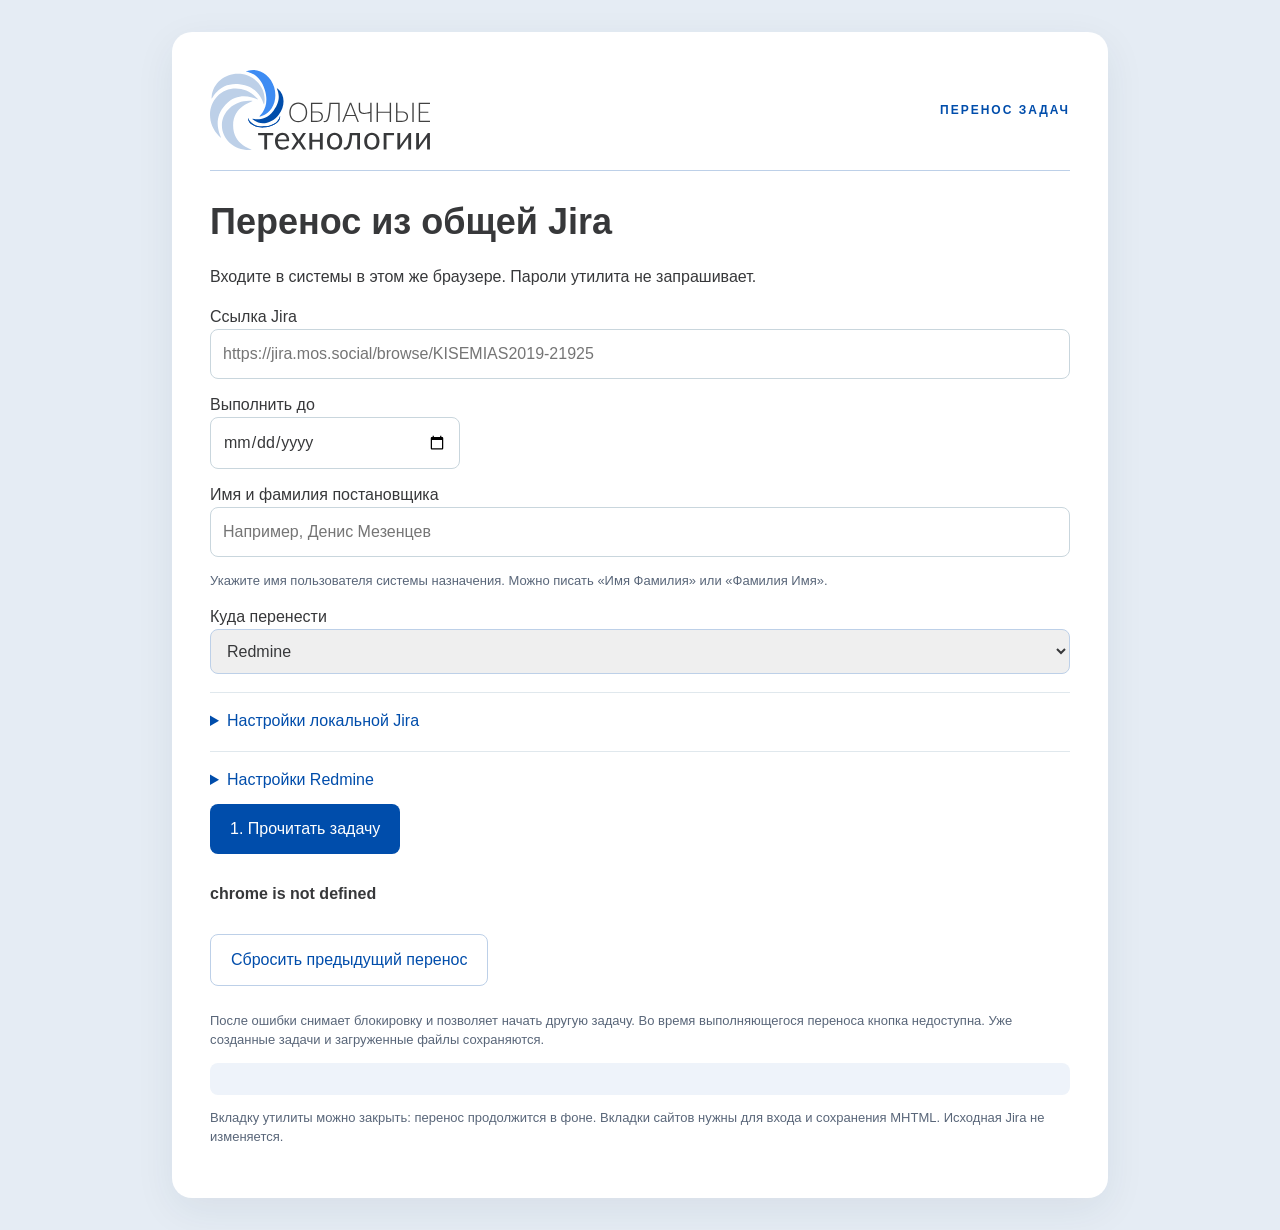
<file: index.html>
<!doctype html>
<html lang="ru"><meta charset="utf-8"><title>Jira → Redmine</title>
<link rel="icon" type="image/png" href="assets/icons/icon-32.png">
<link rel="stylesheet" href="style.css">
<link rel="stylesheet" href="brand.css">
<main>
<header class="brand-header"><img class="brand-logo" src="assets/obltech-logo.svg" alt="Облачные технологии"><span class="eyebrow">ПЕРЕНОС ЗАДАЧ</span></header>
<h1>Перенос из общей Jira</h1>
<p>Входите в системы в этом же браузере. Пароли утилита не запрашивает.</p>
<label>Ссылка Jira<input id="source" type="url" placeholder="https://jira.mos.social/browse/KISEMIAS2019-21925"></label>
<label>Выполнить до<input id="date" type="date"></label>
<label>Имя и фамилия постановщика<input id="requester" value="" placeholder="Например, Денис Мезенцев" autocomplete="name"></label>
<p class="note">Укажите имя пользователя системы назначения. Можно писать «Имя Фамилия» или «Фамилия Имя».</p>
<label>Куда перенести<select id="destination"><option value="redmine">Redmine</option><option value="jira">Локальная Jira · KIS</option></select></label>
<details><summary>Настройки локальной Jira</summary>
<p>http://jira.oblteh:8080 · проект KIS. Вход через вашу учётную запись в этом браузере.</p>
<label>Тип задачи<input id="localType" list="localTypes" value="Доработка"></label><datalist id="localTypes"></datalist>
<label>Приоритет (пусто — настройка проекта)<input id="localPriority" value=""></label>
<label>Поле срока (название или ID)<input id="localDeadline" value="duedate"></label>
<p>По умолчанию используется стандартный срок Jira. Если нужен другой срок, укажите его название из списка полей.</p>
<button id="loadLocal">Загрузить типы и поля из локальной Jira</button>
</details>
<details><summary>Настройки Redmine</summary>
<label>Адрес<input id="redmine" value="https://rm.oblteh.ru/redmine"></label>
<label>Проект Redmine<input id="project" list="projects" value="КИС ЕМИАС"></label>
<datalist id="projects"></datalist><button id="loadProjects">Загрузить названия проектов из Redmine</button>
<label>Трекер<input id="tracker" value="Доработка"></label>
<label>Приоритет<input id="priority" value="Высокий"></label>
<label>Название поля срока<input id="deadlineLabel" value="Выполнить до"></label>
</details>
<button id="read">1. Прочитать задачу</button>
<section id="preview" hidden>
<h2 id="subject"></h2>
<p>Страницы для MHTML (без перехода по ссылкам внутри них):</p><div id="links"></div>
<label>Добавить страницы, по одной ссылке в строке<textarea id="extra" rows="3"></textarea></label>
<p id="warnings"></p>
<details><summary>Описание для выбранной системы</summary><pre id="description"></pre></details>
<p>Перед переносом исходная Jira перечитывается. Совпадение определяется по последним пяти цифрам в конце названия, например [21783]. Найденная задача обновляется вместе с названием; различия в тексте названия не приводят к созданию новой задачи.</p>
<button id="run">2. Перенести / обновить</button>
</section>
<section id="uncertain" hidden><h2>Нужно проверить систему назначения</h2>
<p>Отправка уже началась, но подтверждение создания не получено. Проверьте список задач выбранной системы. Повторная отправка может создать дубликат. Для локальной Jira найденная задача будет использована для продолжения загрузки файлов.</p>
<label>Ссылка на уже созданную задачу<input id="existing" type="url"></label><button id="markDone">Задача создана — сохранить ссылку / продолжить</button>
<label><input id="checked" type="checkbox"> Я проверил: задача не создана</label><button id="unlock">Разрешить повторную отправку</button></section>
<p id="status" role="status"></p><a id="result" hidden target="_blank" rel="noreferrer">Открыть созданную задачу</a>
<section id="skipped" class="archive-warning" hidden><strong>Не сохранены страницы</strong><ul id="skippedLinks"></ul><p>Перенос продолжается без этих MHTML-архивов. Остальные файлы прикладываются к задаче.</p></section>
<div><button id="reset" class="secondary">Сбросить предыдущий перенос</button></div>
<p class="note">После ошибки снимает блокировку и позволяет начать другую задачу. Во время выполняющегося переноса кнопка недоступна. Уже созданные задачи и загруженные файлы сохраняются.</p>
<pre id="log" aria-live="polite"></pre>
<p class="note">Вкладку утилиты можно закрыть: перенос продолжится в фоне. Вкладки сайтов нужны для входа и сохранения MHTML. Исходная Jira не изменяется.</p>
</main><script src="core.js"></script><script src="full.js"></script></html>
</file>
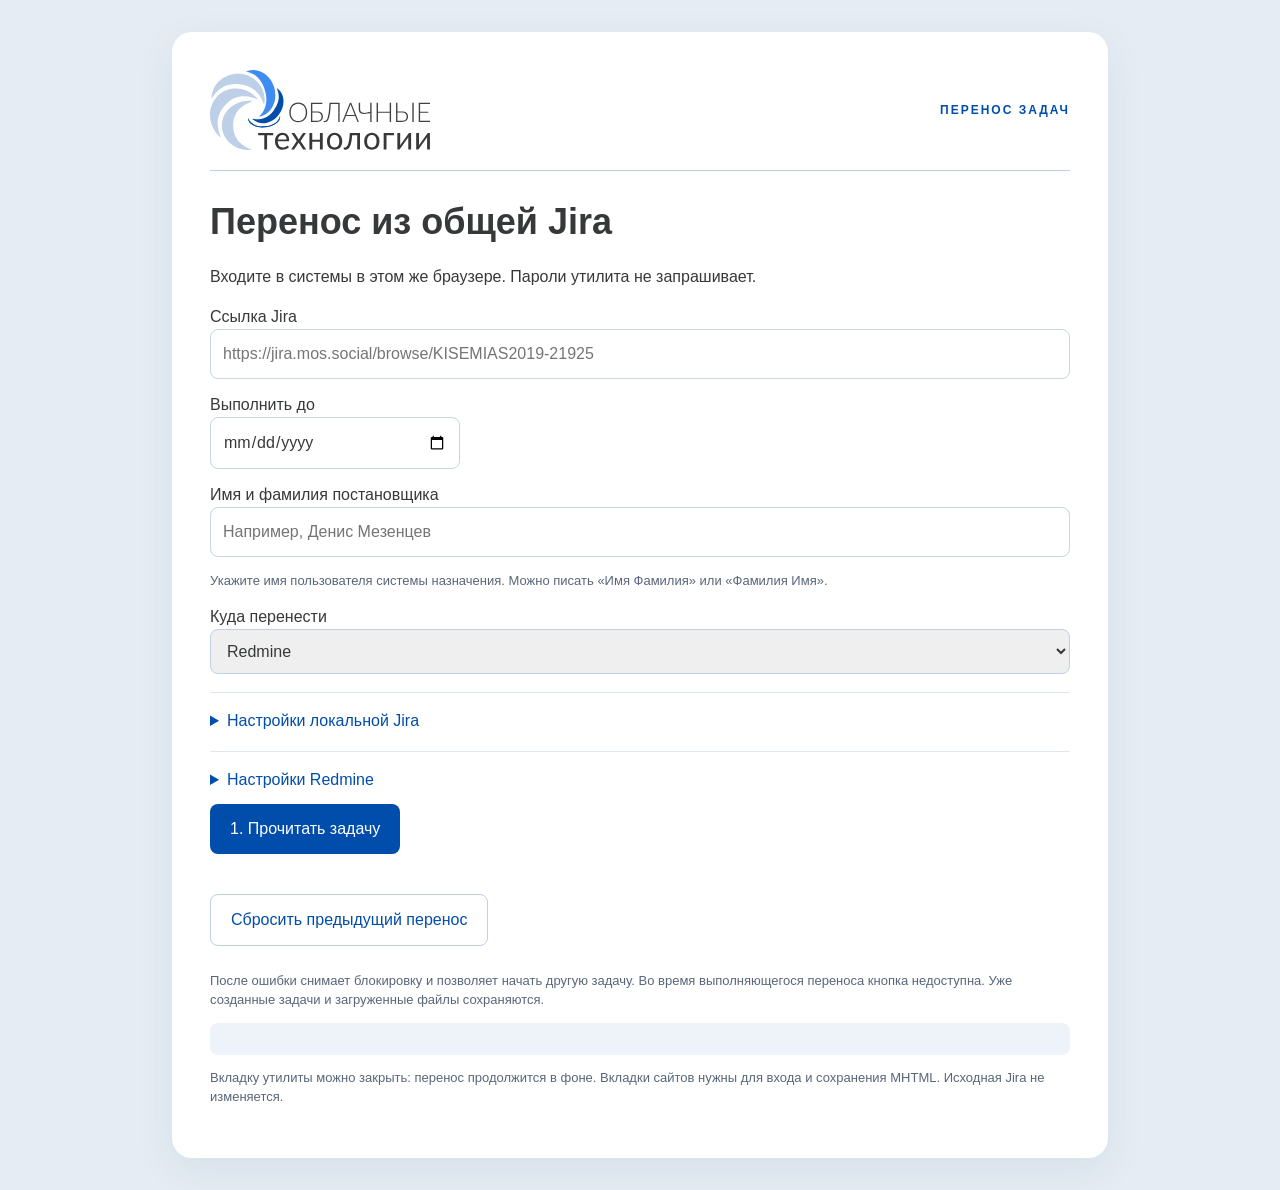
<file: engine.html>
<!doctype html>
<html lang="ru"><meta charset="utf-8"><title>Jira → Redmine</title>
<link rel="icon" type="image/png" href="assets/icons/icon-32.png">
<link rel="stylesheet" href="style.css">
<link rel="stylesheet" href="brand.css">
<main>
<header class="brand-header"><img class="brand-logo" src="assets/obltech-logo.svg" alt="Облачные технологии"><span class="eyebrow">ПЕРЕНОС ЗАДАЧ</span></header>
<h1>Перенос из общей Jira</h1>
<p>Входите в системы в этом же браузере. Пароли утилита не запрашивает.</p>
<label>Ссылка Jira<input id="source" type="url" placeholder="https://jira.mos.social/browse/KISEMIAS2019-21925"></label>
<label>Выполнить до<input id="date" type="date"></label>
<label>Имя и фамилия постановщика<input id="requester" value="" placeholder="Например, Денис Мезенцев" autocomplete="name"></label>
<p class="note">Укажите имя пользователя системы назначения. Можно писать «Имя Фамилия» или «Фамилия Имя».</p>
<label>Куда перенести<select id="destination"><option value="redmine">Redmine</option><option value="jira">Локальная Jira · KIS</option></select></label>
<details><summary>Настройки локальной Jira</summary>
<p>http://jira.oblteh:8080 · проект KIS. Вход через вашу учётную запись в этом браузере.</p>
<label>Тип задачи<input id="localType" list="localTypes" value="Доработка"></label><datalist id="localTypes"></datalist>
<label>Приоритет (пусто — настройка проекта)<input id="localPriority" value=""></label>
<label>Поле срока (название или ID)<input id="localDeadline" value="duedate"></label>
<p>По умолчанию используется стандартный срок Jira. Если нужен другой срок, укажите его название из списка полей.</p>
<button id="loadLocal">Загрузить типы и поля из локальной Jira</button>
</details>
<details><summary>Настройки Redmine</summary>
<label>Адрес<input id="redmine" value="https://rm.oblteh.ru/redmine"></label>
<label>Проект Redmine<input id="project" list="projects" value="КИС ЕМИАС"></label>
<datalist id="projects"></datalist><button id="loadProjects">Загрузить названия проектов из Redmine</button>
<label>Трекер<input id="tracker" value="Доработка"></label>
<label>Приоритет<input id="priority" value="Высокий"></label>
<label>Название поля срока<input id="deadlineLabel" value="Выполнить до"></label>
</details>
<button id="read">1. Прочитать задачу</button>
<section id="preview" hidden>
<h2 id="subject"></h2>
<p>Страницы для MHTML (без перехода по ссылкам внутри них):</p><div id="links"></div>
<label>Добавить страницы, по одной ссылке в строке<textarea id="extra" rows="3"></textarea></label>
<p id="warnings"></p>
<details><summary>Описание для выбранной системы</summary><pre id="description"></pre></details>
<p>Перед переносом исходная Jira перечитывается. Совпадение определяется по последним пяти цифрам в конце названия, например [21783]. Найденная задача обновляется вместе с названием; различия в тексте названия не приводят к созданию новой задачи.</p>
<button id="run">2. Перенести / обновить</button>
</section>
<section id="uncertain" hidden><h2>Нужно проверить систему назначения</h2>
<p>Отправка уже началась, но подтверждение создания не получено. Проверьте список задач выбранной системы. Повторная отправка может создать дубликат. Для локальной Jira найденная задача будет использована для продолжения загрузки файлов.</p>
<label>Ссылка на уже созданную задачу<input id="existing" type="url"></label><button id="markDone">Задача создана — сохранить ссылку / продолжить</button>
<label><input id="checked" type="checkbox"> Я проверил: задача не создана</label><button id="unlock">Разрешить повторную отправку</button></section>
<p id="status" role="status"></p><a id="result" hidden target="_blank" rel="noreferrer">Открыть созданную задачу</a>
<section id="skipped" class="archive-warning" hidden><strong>Не сохранены страницы</strong><ul id="skippedLinks"></ul><p>Перенос продолжается без этих MHTML-архивов. Остальные файлы прикладываются к задаче.</p></section>
<div><button id="reset" class="secondary">Сбросить предыдущий перенос</button></div>
<p class="note">После ошибки снимает блокировку и позволяет начать другую задачу. Во время выполняющегося переноса кнопка недоступна. Уже созданные задачи и загруженные файлы сохраняются.</p>
<pre id="log" aria-live="polite"></pre>
<p class="note">Вкладку утилиты можно закрыть: перенос продолжится в фоне. Вкладки сайтов нужны для входа и сохранения MHTML. Исходная Jira не изменяется.</p>
</main><script src="core.js"></script><script src="rpc.js"></script><script src="updates.js"></script><script src="app.js"></script></html>
</file>
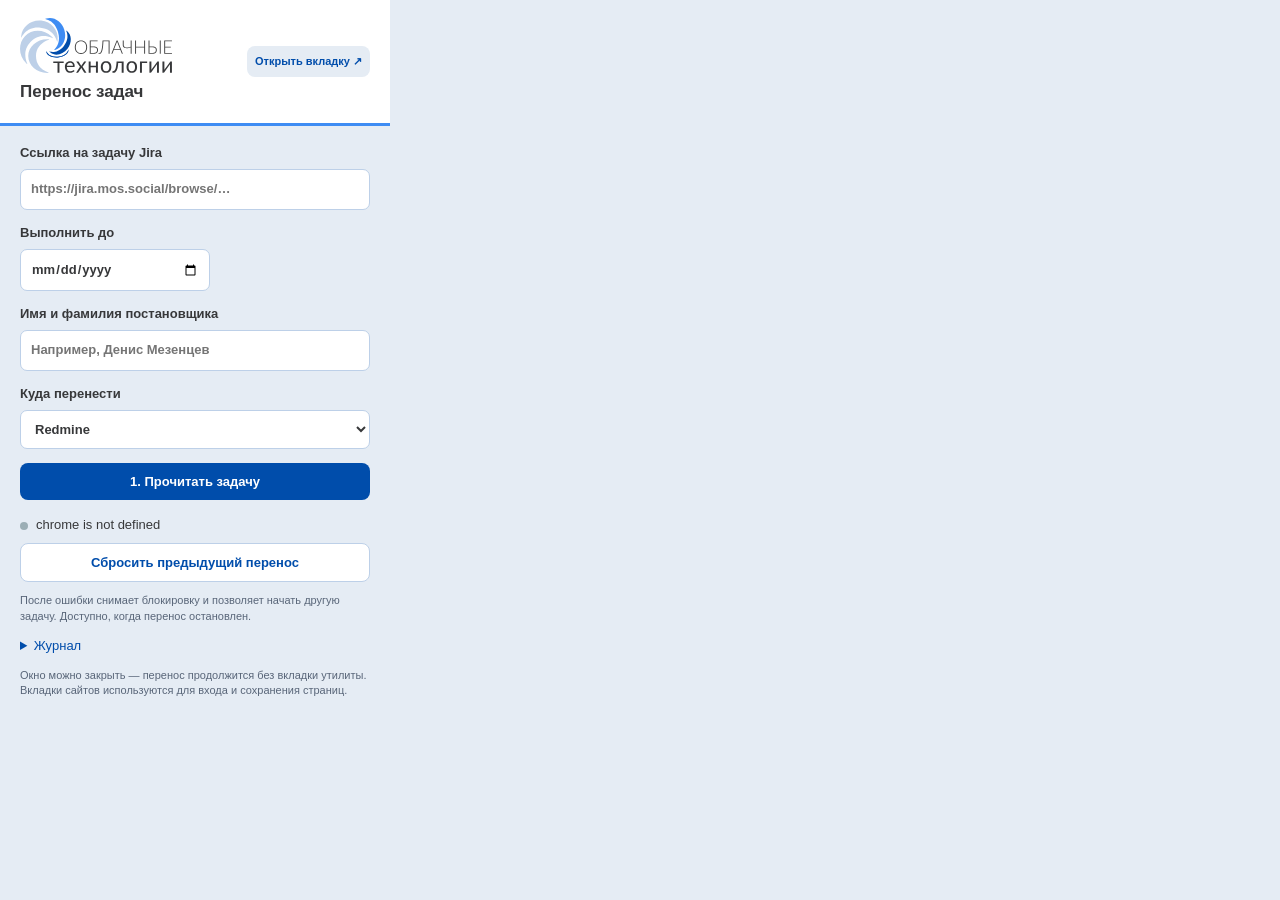
<file: popup.html>
<!doctype html>
<html lang="ru"><meta charset="utf-8"><title>Jira → Redmine</title>
<link rel="icon" type="image/png" href="assets/icons/icon-32.png">
<link rel="stylesheet" href="popup.css">
<link rel="stylesheet" href="brand.css">
<body>
<header><div><img class="brand-logo" src="assets/obltech-logo.svg" alt="Облачные технологии"><h1>Перенос задач</h1></div><button id="open" class="quiet" title="Полная форма и настройки">Открыть вкладку ↗</button></header>
<main>
<label>Ссылка на задачу Jira<input id="source" type="url" placeholder="https://jira.mos.social/browse/…"></label>
<label>Выполнить до<input id="date" type="date"></label>
<label>Имя и фамилия постановщика<input id="requester" placeholder="Например, Денис Мезенцев" autocomplete="name"></label>
<label>Куда перенести<select id="destination"><option value="redmine">Redmine</option><option value="jira">Локальная Jira · KIS</option></select></label>
<button id="read">1. Прочитать задачу</button>
<section id="preview" hidden>
<h2 id="subject"></h2>
<details><summary>Страницы для MHTML</summary><div id="links"></div>
<label>Дополнительные страницы<textarea id="extra" rows="2" placeholder="По одной ссылке в строке"></textarea></label></details>
<p class="hint">Совпал номер в конце, например [21783], — обновим существующую задачу, даже если название изменилось. Новая создаётся только при отсутствии этого номера.</p>
<button id="run">2. Перенести / обновить</button>
</section>
<section class="status"><span id="dot"></span><p id="status" role="status">Подключаюсь…</p></section>
<section id="skipped" class="archive-warning" hidden><strong>Не сохранены страницы</strong><ul id="skippedLinks"></ul><p class="hint">Перенос продолжается без этих MHTML-архивов. Остальные файлы прикладываются к задаче.</p></section>
<button id="reset" class="secondary">Сбросить предыдущий перенос</button>
<p class="hint">После ошибки снимает блокировку и позволяет начать другую задачу. Доступно, когда перенос остановлен.</p>
<p id="uncertain" hidden>Нужно проверить предыдущую отправку в системе назначения. Нажмите «Открыть вкладку ↗» и укажите результат проверки.</p>
<a id="result" hidden target="_blank" rel="noreferrer">Открыть созданную задачу ↗</a>
<details><summary>Журнал</summary><pre id="log"></pre></details>
<p class="hint">Окно можно закрыть — перенос продолжится без вкладки утилиты. Вкладки сайтов используются для входа и сохранения страниц.</p>
</main><script src="core.js"></script><script src="popup.js"></script></body></html>
</file>
<file: style.css>
:root{font:16px/1.5 'Segoe UI',sans-serif;color:#182b38;background:#eef3f5}main{max-width:860px;margin:32px auto;background:white;padding:38px;border-radius:20px;box-shadow:0 12px 40px #17354812}h1{font-size:36px;margin:8px 0}h2{font-size:22px}.eyebrow{letter-spacing:2px;color:#16776d;font-size:12px;font-weight:700}label{display:block;margin:14px 0}input:not([type=checkbox]),textarea,select{box-sizing:border-box;display:block;width:100%;padding:12px;border:1px solid #c9d6dd;border-radius:8px;font:inherit}input[type=date]{max-width:250px}button{background:#11685e;color:white;border:0;border-radius:8px;padding:13px 20px;font:inherit;cursor:pointer;margin:12px 8px 12px 0}button:disabled{opacity:.5;cursor:wait}details,section{border-top:1px solid #e0e8ed;padding-top:16px;margin-top:18px}summary{cursor:pointer}pre{white-space:pre-wrap;overflow-wrap:anywhere;font-size:13px;background:#f4f7f9;padding:16px;border-radius:8px}#status{font-weight:600}#warnings,#uncertain{color:#86520d}.note{font-size:13px;color:#566b78}#links label{overflow-wrap:anywhere}a{color:#11685e}[hidden]{display:none!important}
</file>
<file: brand.css>
/* Palette and logo source: oblteh.ru, retrieved 2026-11-05. */
:root{--brand-accent:#3e8cf3;--brand-primary:#004dab;--brand-ink:#37383a;--brand-soft:#bdd0e8;--brand-bg:#e5ecf4;color:var(--brand-ink);background:var(--brand-bg)}
.brand-logo{display:block;width:220px;height:auto;object-fit:contain}
.brand-header{display:flex;align-items:center;justify-content:space-between;gap:24px;border-bottom:1px solid var(--brand-soft);padding-bottom:20px;margin-bottom:24px}
.eyebrow{color:var(--brand-primary)}
body>header{border-bottom:3px solid var(--brand-accent);background:#fff;gap:12px}
body>header .brand-logo{width:152px;height:auto;margin-bottom:7px}
body>header h1{font-size:17px;color:var(--brand-ink)}
button{background:var(--brand-primary);color:#fff}
button:hover:not(:disabled){background:#003e8b}
button.secondary{background:#fff;color:var(--brand-primary);border:1px solid var(--brand-soft)}
button.secondary:hover:not(:disabled){background:var(--brand-bg)}
button.quiet{background:var(--brand-bg);color:var(--brand-primary);max-width:132px;line-height:1.35}
button.quiet:hover:not(:disabled){background:var(--brand-soft)}
input,select,textarea{border-color:var(--brand-soft);color:var(--brand-ink)}
input:focus,select:focus,textarea:focus{outline:2px solid var(--brand-accent);outline-offset:2px}
input[type=checkbox]{accent-color:var(--brand-primary)}
a,summary{color:var(--brand-primary)}
.hint,.note{color:#596679}
pre{background:#eef3fa;color:var(--brand-ink)}
#dot.running{background:var(--brand-accent)}
.archive-warning{background:#fff8e8;border:1px solid #e9cb8c;border-radius:8px;padding:12px;margin:12px 0;color:#765012;overflow-wrap:anywhere}
.archive-warning ul{padding-left:18px;font-size:12px}
@media(max-width:500px){.brand-header{align-items:flex-start;flex-direction:column;gap:12px}}
</file>
<file: popup.css>
:root{font:13px/1.45 'Segoe UI',sans-serif;color:#18333c;background:#f5f8f9}*{box-sizing:border-box}body{margin:0;width:390px;max-height:580px;overflow-y:auto}header{display:flex;align-items:center;justify-content:space-between;background:white;border-bottom:1px solid #dce6e9;padding:18px 20px}header p{margin:0 0 3px;color:#16766c;letter-spacing:2px;font-size:10px;font-weight:700}h1{font-size:22px;margin:0}h2{font-size:15px;overflow-wrap:anywhere;margin:0 0 14px}main{padding:18px 20px}label{display:block;margin:0 0 14px;font-weight:600}input,textarea{display:block;width:100%;font:inherit;margin-top:6px;padding:10px;border:1px solid #cbd9df;border-radius:7px;background:white}input[type=checkbox]{display:inline;width:auto;margin:0 7px 0 0}input[type=date]{max-width:190px}button{border:0;border-radius:8px;padding:11px 14px;background:#146d63;color:white;font:600 13px 'Segoe UI',sans-serif;cursor:pointer;width:100%}button:disabled{opacity:.5;cursor:wait}.quiet{width:auto;font-size:11px;background:#eef4f4;color:#146d63;padding:8px}section#preview{margin-top:20px;padding-top:16px;border-top:1px solid #dce6e9}summary{cursor:pointer;color:#38616a}details{margin:12px 0}#links{padding-top:12px}#links label{font-weight:400;overflow-wrap:anywhere;font-size:11px}#extra{font-size:12px}.hint{font-size:11px;color:#627a82}.status{display:flex;align-items:flex-start;gap:8px;margin:16px 0 8px}.status p{margin:0;overflow-wrap:anywhere}#dot{background:#9baeb5;border-radius:50%;width:8px;height:8px;flex-shrink:0;margin-top:6px}#dot.running{background:#119b86;animation:pulse 1s infinite}#uncertain{color:#86520d}a{color:#146d63;font-weight:600}pre{font-size:10px;white-space:pre-wrap;overflow-wrap:anywhere;max-height:150px;overflow:auto;background:#eaf0f3;padding:10px;border-radius:6px}[hidden]{display:none!important}@keyframes pulse{50%{opacity:.35}}
select{display:block;width:100%;font:inherit;margin-top:6px;padding:10px;border:1px solid #cbd9df;border-radius:7px;background:white}
</file>
